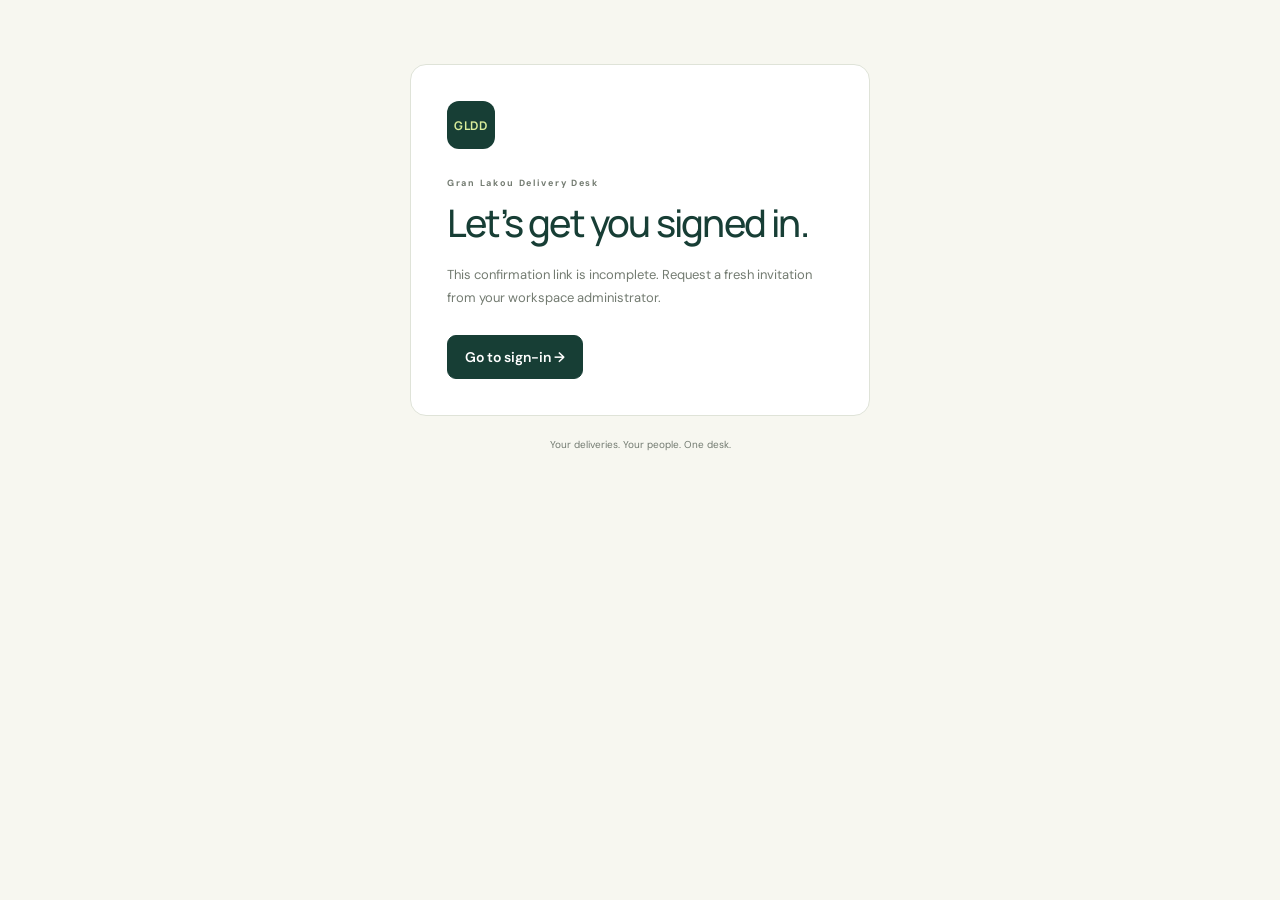
<file: confirmed.html>
<!doctype html>
<html lang="en"><head><meta charset="utf-8"><meta name="viewport" content="width=device-width, initial-scale=1"><meta name="referrer" content="no-referrer"><meta name="robots" content="noindex,nofollow"><meta name="theme-color" content="#173e35"><title>Email confirmation · GLDD</title><link rel="stylesheet" href="style.css?v=access-5"></head>
<body class="auth-page"><main><section class="auth-shell"><div class="auth-card"><span class="auth-emblem gldd-emblem">GLDD</span><p class="eyebrow">Gran Lakou Delivery Desk</p><h1 id="confirmationTitle">Confirming your email…</h1><p id="confirmationMessage" class="auth-description" role="status">Please keep this page open for a moment.</p><a class="button primary" id="confirmationContinue" href="/" hidden>Go to sign-in →</a></div><p class="auth-bottom">Your deliveries. Your people. One desk.</p></section></main><script src="config.js?v=access-5"></script><script src="confirm.js?v=access-5"></script></body></html>
</file>
<file: style.css>
@import url('https://fonts.googleapis.com/css2?family=DM+Sans:wght@400;500;600;700&family=Manrope:wght@400;500;600;700;800&display=swap');
:root{--paper:#f7f7f0;--ink:#173e35;--muted:#737b71;--line:#dfe3d8;--lime:#d9ed9b;--white:#fff;--amber:#9b581a}*{box-sizing:border-box}body{margin:0;background:var(--paper);color:var(--ink);font:14px 'DM Sans',system-ui,sans-serif}button,input,select,textarea{font:inherit}button,a{touch-action:manipulation}button{cursor:pointer;color:inherit}button:disabled{opacity:.45;cursor:default}a{color:inherit}header{height:96px;margin:0 auto;padding:0 48px;max-width:1440px;display:flex;align-items:center;justify-content:space-between;border-bottom:1px solid var(--line)}.brand{display:flex;align-items:center;gap:12px;text-decoration:none;font-size:23px;line-height:1;font-weight:700}.brand small{display:block;font-size:9px;letter-spacing:2.4px;margin-top:7px}.brand-mark{font:31px Georgia,serif;border:1px solid var(--ink);border-radius:50%;width:48px;height:48px;display:flex;align-items:center;justify-content:center;letter-spacing:-9px;padding-right:8px}.brand-mark span{transform:translateY(4px)}.internal{font-size:10px;letter-spacing:1.8px;display:flex;align-items:center;gap:12px}.internal i{width:7px;height:7px;border-radius:50%;background:#6b8f53}main{max-width:1344px;margin:auto;padding:0 48px}.intro{display:flex;align-items:flex-end;justify-content:space-between;padding:45px 0 30px}.eyebrow{font-size:10px;font-weight:700;letter-spacing:2px;margin:0 0 19px}h1{font:500 58px/1.05 'Manrope',system-ui,sans-serif;letter-spacing:-3px;margin:0}h1 br{display:none}.sub{color:var(--muted);margin:16px 0 0}.button{border:1px solid var(--line);background:white;border-radius:9px;padding:12px 17px;min-height:44px;font-weight:600;display:inline-flex;align-items:center;justify-content:center;gap:8px;text-decoration:none}.primary{background:var(--ink);border-color:var(--ink);color:white}.lime{background:var(--lime);border-color:var(--lime)}.ghost{background:transparent}.small{font-size:12px;padding:8px 12px;min-height:36px}.notice{border:1px solid #dce1ca;border-radius:7px;padding:11px 15px;background:#edf0de;display:flex;gap:10px;align-items:center;font-size:12px;line-height:1.6}.notice button{margin-left:auto;background:transparent;border:0;text-decoration:underline;white-space:nowrap}.tabs{display:flex;gap:28px;border-bottom:1px solid var(--line);margin:25px 0}.tabs button{background:none;border:0;border-bottom:2px solid transparent;padding:15px 0;font-size:13px;color:var(--muted)}.tabs button.active{border-color:var(--ink);color:var(--ink);font-weight:700}.tabs .settings{margin-left:auto;color:var(--ink)}.settings span{margin-left:10px}.stats{display:grid;grid-template-columns:repeat(4,1fr);gap:14px;margin-bottom:24px}.stat{background:white;border:1px solid var(--line);border-radius:10px;padding:19px 21px}.stat label{font-size:11px;color:var(--muted);display:block;margin-bottom:12px}.stat strong{font:500 29px 'Manrope',system-ui,sans-serif;letter-spacing:-1px}.stat small{color:var(--muted);font-size:11px;margin-left:9px}.stat:last-child{background:#e9eedf}.workspace{display:grid;grid-template-columns:minmax(0,1.35fr) minmax(310px,1fr);gap:24px}.panel{background:white;border:1px solid var(--line);border-radius:12px;overflow:hidden}.panel-head{display:flex;align-items:center;justify-content:space-between;padding:20px 22px;border-bottom:1px solid var(--line);gap:10px}.panel-head h2{font-size:16px;letter-spacing:-.4px;margin:0}.panel-head p{font-size:11px;color:var(--muted);margin:5px 0 0}.panel-head .count{color:var(--muted);font-size:11px}.route-tools{display:flex;padding:14px 20px;gap:8px;flex-wrap:wrap;align-items:center;border-bottom:1px solid var(--line)}.chip{border:1px solid var(--line);background:white;border-radius:20px;padding:8px 12px;font-size:11px;min-height:34px}.chip.selected{background:var(--ink);border-color:var(--ink);color:white}.route-tools .spacer{flex:1}.stop{display:flex;gap:13px;padding:19px 21px;border-bottom:1px solid #ecede6;align-items:flex-start}.stop:last-child{border-bottom:0}.number{background:#eef0e8;border-radius:50%;width:30px;height:30px;flex-shrink:0;display:grid;place-items:center;font-weight:700;font-size:12px}.stop.done{opacity:.58}.stop.done .number{background:#e1efd5}.stop-body{flex:1;min-width:0}.stop-title{display:flex;align-items:center;gap:7px;flex-wrap:wrap}.stop-title strong{font-size:14px}.badge{font-size:9px;border-radius:4px;background:#edf0e7;padding:4px 6px;white-space:nowrap}.priority{color:var(--amber);background:#fff0d7}.stop p{font-size:12px;color:var(--muted);margin:6px 0;line-height:1.5;overflow-wrap:anywhere}.stop-meta{font-size:10px;color:#7d8377}.stop-actions{display:flex;gap:6px;margin-top:12px;flex-wrap:wrap}.stop-actions .button{font-size:10px;padding:7px 10px;min-height:34px}.icon-button{background:none;border:0;min-width:35px;min-height:35px;border-radius:5px}.icon-button:hover{background:#f0f2e9}.side{display:flex;flex-direction:column;gap:18px}.map{background:#edf0e5;position:relative}.map svg{display:block;width:100%;height:auto}.map-label{position:absolute;left:18px;top:16px;font-size:9px;letter-spacing:1.6px;background:#f7f7f0d9;padding:7px 9px;border-radius:4px}.map-note{font-size:10px;color:var(--muted);padding:12px 18px;margin:0;line-height:1.6}.next{padding:23px;background:var(--ink);color:white;border-radius:12px}.next .eyebrow{color:#c6d7b5;margin-bottom:17px}.next h2{font:500 25px 'Manrope',sans-serif;margin:0 0 8px;letter-spacing:-.8px}.next p{font-size:12px;line-height:1.6;color:#ced9cc}.next .button{width:100%;margin-top:10px;color:var(--ink)}.return{display:flex;gap:12px;padding:17px 21px;background:#f4f5ee;font-size:11px;line-height:1.6}.return strong{display:block;font-size:12px}.route-note{font-size:11px;line-height:1.7;color:var(--muted);margin:12px 2px}.empty{text-align:center;padding:50px 22px}.empty h2{font:500 24px 'Manrope',sans-serif}.empty p{color:var(--muted);line-height:1.7}.search{width:100%;border:1px solid var(--line);background:white;border-radius:8px;padding:14px;margin-bottom:18px}.customer-grid{display:grid;grid-template-columns:repeat(3,1fr);gap:14px}.customer{padding:22px}.customer h3{margin:0 0 9px}.customer p{font-size:12px;color:var(--muted);line-height:1.7}.customer .stop-actions{margin-top:16px}.activity{padding:15px 22px;border-bottom:1px solid var(--line);line-height:1.6}.activity small{display:block;color:var(--muted);font-size:11px}footer{display:flex;gap:18px;align-items:center;flex-wrap:wrap;padding:30px 0;margin-top:30px;border-top:1px solid var(--line);font-size:10px;color:var(--muted)}footer span:first-child{font-weight:700;color:var(--ink);margin-right:auto}footer button{background:none;border:0;font-size:10px;color:var(--ink);padding:8px}dialog{border:0;border-radius:14px;padding:0;width:min(540px,calc(100% - 24px));max-height:90dvh;color:var(--ink);box-shadow:0 20px 90px #102c3544}dialog::backdrop{background:#152f2a80;backdrop-filter:blur(3px)}.modal-head{display:flex;align-items:center;justify-content:space-between;padding:22px 24px;border-bottom:1px solid var(--line)}.modal-head h2{margin:0;font-size:20px;letter-spacing:-.6px}.form-body{padding:22px 24px}.field{display:block;margin-bottom:17px;font-size:11px;font-weight:600}.field input,.field select,.field textarea{display:block;width:100%;margin-top:7px;border:1px solid #d5dbcd;border-radius:7px;padding:12px;color:var(--ink);background:white;min-height:44px;font-size:14px}.field textarea{min-height:85px;resize:vertical}.two{display:grid;grid-template-columns:1fr 1fr;gap:14px}.help{font-size:11px;line-height:1.7;color:var(--muted);margin:0 0 18px}.form-actions{display:flex;justify-content:flex-end;gap:9px;margin-top:22px;flex-wrap:wrap}.danger{color:#a54436}.receipt{text-align:center;padding:28px 24px}.receipt h2{font:32px Georgia,serif;margin:5px}.receipt .eyebrow{margin-top:10px}.receipt-line{display:flex;justify-content:space-between;padding:12px 0;border-bottom:1px dashed var(--line);font-size:13px;text-align:left;gap:20px}.receipt-line.total{font-size:20px;font-weight:700;border:0}.receipt .help{margin-top:20px}.receipt-actions{display:flex;justify-content:center;gap:8px;flex-wrap:wrap;padding:0 24px 24px}#toast{position:fixed;bottom:24px;left:50%;transform:translate(-50%,20px);background:var(--ink);color:white;padding:14px 20px;border-radius:8px;max-width:90%;font-size:12px;opacity:0;pointer-events:none;transition:.2s;z-index:10}#toast.visible{opacity:1;transform:translate(-50%,0)}.sr-only{position:absolute;width:1px;height:1px;overflow:hidden;clip:rect(0,0,0,0)}button:focus-visible,a:focus-visible{outline:3px solid #8ea956;outline-offset:3px}.paused{background:#fff0d7;color:var(--amber);padding:12px 20px;font-size:12px}.handoff-summary{background:#f0f3e8;padding:15px;border-radius:8px;margin-bottom:18px;font-size:12px;line-height:1.8}details{font-size:12px;margin:18px 0}summary{cursor:pointer}details .field{margin-top:14px}.check{display:flex;align-items:center;gap:10px;font-size:12px;line-height:1.5;margin:16px 0}.check input{width:18px;height:18px}.no-print{}@media(min-width:1500px){.intro{padding-top:55px}h1{font-size:64px}}@media(max-width:1000px){main{padding:0 28px}header{padding:0 28px}.workspace{grid-template-columns:1.2fr 1fr;gap:16px}.stat{padding:17px 15px}.stat small{display:block;margin:5px 0 0}.stop{padding:17px 15px}.customer-grid{grid-template-columns:repeat(2,1fr)}h1{font-size:48px}}@media(max-width:720px){header{height:78px;padding:0 20px}.internal{font-size:8px;letter-spacing:1px}.brand{font-size:20px}.brand-mark{width:40px;height:40px;font-size:27px}.brand small{font-size:8px}main{padding:0 18px}.intro{padding:30px 0 24px;display:block}h1{font-size:43px;letter-spacing:-2.4px}h1 br{display:block}.eyebrow{font-size:8px;letter-spacing:1.5px;margin-bottom:15px}.sub{font-size:12px;margin-top:14px}.intro>.button{margin-top:23px;width:100%;padding:14px}.notice{font-size:10px;align-items:flex-start;padding:10px 12px;gap:7px}.notice button{font-size:10px}.tabs{gap:21px;margin:15px 0 18px}.tabs button{font-size:11px;padding:13px 0}.settings span{margin-left:2px}.stats{grid-template-columns:repeat(2,1fr);gap:9px;margin-bottom:18px}.stat{padding:15px}.stat label{margin-bottom:8px;font-size:10px}.stat strong{font-size:25px}.stat small{display:inline;margin-left:6px;font-size:9px}.workspace{display:flex;flex-direction:column}.side{order:-1}.side>.panel{display:none}.next{padding:19px}.next h2{font-size:23px}.next .eyebrow{margin-bottom:12px}.next p{margin:7px 0}.next .button{min-height:45px}.panel-head{padding:18px 15px}.panel-head h2{font-size:15px}.route-tools{padding:12px}.stop{padding:18px 14px;gap:10px}.stop-actions .button{min-height:40px;font-size:11px;padding:8px 11px}.customer-grid{grid-template-columns:1fr}.form-body{padding:20px}.modal-head{padding:19px 20px}.field input,.field select,.field textarea{font-size:16px}.two{gap:10px}footer{gap:7px;margin-top:22px;line-height:1.8}footer span:first-child{width:100%}footer span:nth-child(2){width:100%}.route-note{font-size:10px}.number{margin-top:1px}.route-tools .spacer{display:none}.chip{min-height:38px}.map-note{font-size:10px}}@media print{body>*{display:none!important}body>dialog[open]{display:block!important;position:static;width:100%;max-height:none;box-shadow:none}.modal-head,.receipt-actions{display:none!important}}
.stop>div:last-child:not(.stop-body){display:flex;flex-direction:column;flex:0 0 35px}.panel-head .count{white-space:nowrap}@media(max-width:720px){.panel-head .count{display:block;margin-top:5px}}
.identity{background:none;border:1px solid var(--line);border-radius:8px;text-align:right;padding:9px 12px;max-width:220px;overflow-wrap:anywhere}.identity strong{font-size:11px;display:block}.identity small{font-size:9px;color:var(--muted);display:block;margin-top:3px}.brand small{font-size:8px;letter-spacing:1px}.address-match{display:block;width:100%;text-align:left;border:1px solid var(--line);padding:12px;border-radius:6px;background:#f4f6ed;margin:8px 0;min-height:44px}.provider-note{font-size:10px;color:var(--muted);line-height:1.8;margin-top:20px}.mileage{font-size:11px!important;color:var(--ink)!important}.tabs{gap:22px}@media(max-width:720px){.tabs{gap:15px}.tabs button{font-size:10px}.identity{max-width:155px;padding:7px 9px}.identity strong{font-size:10px}.identity small{font-size:8px}.brand small{font-size:6px;letter-spacing:.5px}}

.list-section{padding:12px 20px;background:#f2f4eb;border-bottom:1px solid var(--line);font-size:10px;letter-spacing:1px;font-weight:700;text-transform:uppercase;display:flex;justify-content:space-between}.list-section span{font-weight:400;letter-spacing:0}

.receipt h2{overflow-wrap:anywhere;line-height:1.2}#greeting{overflow-wrap:anywhere}@media(max-width:720px){.notice{display:grid;grid-template-columns:1fr}.notice button{margin-left:0;justify-self:start;padding:4px 0;min-height:32px}}
.auth-page .intro,.auth-page .tabs,.auth-page #notice,.auth-page footer{display:none}.auth-shell{max-width:460px;margin:64px auto 30px}.auth-card{background:#fff;border:1px solid var(--line);border-radius:16px;padding:36px}.auth-emblem{display:grid;place-items:center;background:var(--ink);color:var(--lime);width:48px;height:48px;border-radius:12px;font:24px Georgia,serif;margin-bottom:28px}.auth-card .eyebrow{font-size:9px;letter-spacing:1.7px;color:var(--muted);margin-bottom:12px}.auth-card h1{font-size:38px;letter-spacing:-1.8px;line-height:1.15}.auth-description{font-size:13px;line-height:1.8;color:var(--muted);margin:18px 0 26px}.auth-description strong{color:var(--ink);overflow-wrap:anywhere}.auth-card .field{margin-bottom:18px}.auth-submit{width:100%;margin:2px 0 0}.auth-footnote{font-size:10px;margin:18px 0 0}.auth-divider{height:1px;background:var(--line);margin:22px 0}.auth-preview,.auth-secondary button{background:none;border:0;padding:7px 0;font-size:11px;color:var(--ink);text-align:left}.auth-secondary{display:flex;justify-content:space-between;gap:10px;margin-top:14px}.auth-preview{width:100%}.auth-feedback{font-size:12px;line-height:1.7;color:#914b27;overflow-wrap:anywhere}.auth-feedback:empty{display:none}.auth-bottom{text-align:center;font-size:10px;color:var(--muted);margin-top:22px}.auth-info{background:#f1f4e8;border-radius:8px;padding:16px;font-size:12px;line-height:1.7}.auth-info p{margin:6px 0 0;color:var(--muted)}@media(max-width:720px){.auth-shell{margin:32px auto}.auth-card{padding:27px 24px}.auth-card h1{font-size:34px}.auth-page .identity{max-width:145px}}

.brand-mark.gldd-mark{font:700 10px Manrope,system-ui,sans-serif;letter-spacing:.5px;padding:0}.auth-emblem.gldd-emblem{font:700 12px Manrope,system-ui,sans-serif;letter-spacing:.6px}
/* Buttons use flex display, so preserve the native hidden attribute for role controls. */
[hidden]{display:none!important}
.order-editor{border-top:1px solid var(--line);border-bottom:1px solid var(--line);padding:18px 0;margin:8px 0 22px}.item-heading,.item-row-head{display:flex;align-items:center;justify-content:space-between;gap:12px}.item-heading{margin-bottom:16px;flex-wrap:wrap}.item-heading span{font-size:11px;color:var(--muted)}.order-item{padding:14px;background:#f7f8f1;border:1px solid var(--line);border-radius:10px;margin-bottom:12px}.item-row-head{margin-bottom:10px;font-size:12px}.item-remove{background:transparent;border:0;text-decoration:underline;color:var(--ink);min-height:36px;padding:5px 0;font-size:11px}.item-remove:disabled{opacity:.35;cursor:default}.order-item .two{display:grid;grid-template-columns:minmax(0,1fr) minmax(90px,.45fr);gap:12px}.order-item .field{margin:0;min-width:0}.order-total{display:grid;gap:7px;padding:16px;background:#edf2df;border-radius:10px;margin:8px 0 22px;font-size:13px}.order-total span{font-size:12px;color:var(--muted)}.order-total strong:last-child{font-size:19px}.order-editor>.button{width:100%;justify-content:center}.order-editor .help{margin:12px 0 0}@media(max-width:480px){.order-item{padding:12px}.order-item .two{gap:10px}.order-item select,.order-item input{padding-left:10px;padding-right:10px}.item-heading span{font-size:10px}}
.catalog-product{display:flex;align-items:center;justify-content:space-between;gap:16px}.order-item>.field{margin-bottom:12px}.order-item input[readonly]{background:#f0f2e9;color:#58665e}
.stop-open{border:0;background:transparent;padding:0;color:var(--ink);font:inherit;font-weight:700;text-align:left;cursor:pointer}.stop-open:hover{text-decoration:underline}.stop-open:focus-visible{outline:2px solid var(--ink);outline-offset:4px}.stop[data-order-id]{cursor:pointer}.order-detail-items{margin:20px 0}
.address-suggestions{display:grid;gap:8px;margin:10px 0}.address-suggestions .address-match{width:100%;text-align:left;white-space:normal;line-height:1.5;min-height:44px}.address-match:focus-visible{outline:2px solid var(--ink);outline-offset:2px}

/* Business context sits beside the family brand; identity stays at the right. */
header{gap:28px}.business-context{margin-right:auto;min-width:0;max-width:430px}.business-label{display:block;font-size:10px;font-weight:700;letter-spacing:1px;text-transform:uppercase;color:var(--muted);margin-bottom:3px}.business-context select{display:block;max-width:100%;min-height:38px;background:transparent;border:0;border-bottom:1px solid var(--line);color:var(--ink);font-size:16px;font-weight:700;padding:3px 24px 3px 0}.business-meta{display:flex;align-items:center;gap:12px;color:var(--muted);font-size:10px;line-height:1.5;margin-top:3px}.business-meta button{background:none;border:0;padding:2px 0;text-decoration:underline;font-size:inherit;color:var(--ink);white-space:nowrap;min-height:24px}.name-setup{border:0;padding:0;background:none;color:var(--ink);font-size:inherit;text-decoration:underline;min-height:32px}.auth-page .business-context{display:none}.identity{flex-shrink:0}.business-context[hidden]{display:none!important}
@media(max-width:720px){header{height:auto;min-height:82px;flex-wrap:wrap;gap:12px;padding-top:16px;padding-bottom:16px}.business-context{order:3;flex-basis:100%;max-width:none;margin:0;padding-top:10px;border-top:1px solid var(--line)}.business-context select{width:100%;font-size:16px}.business-meta{font-size:11px;justify-content:space-between}.business-meta button{min-height:32px}.identity{margin-left:auto}.auth-page header{flex-wrap:nowrap}.brand{flex-shrink:0}}
/* Handoff controls stay usable on phones. */
.handoff-panel{margin-bottom:20px}.handoff-panel .panel-head{flex-wrap:wrap}.handoff-stops{border:1px solid var(--line);border-radius:10px;padding:14px;margin:18px 0}.handoff-stops .check{align-items:flex-start}.handoff-stops small{display:block;color:var(--muted);font-size:12px;margin-top:5px;line-height:1.6}.handoff-stops input{flex-shrink:0}.handoff-panel .button{min-height:44px}.workspace{align-items:start}.workspace>section{width:100%}

.stats.driver-stats{grid-template-columns:repeat(3,minmax(0,1fr))}.manual-map{margin-top:16px}.manual-map summary{cursor:pointer;min-height:44px;padding:12px 0}.manual-map input{max-width:100%}@media(max-width:720px){.stats.driver-stats{grid-template-columns:repeat(3,minmax(0,1fr))}.driver-stats .stat{padding:14px 10px}}

.address-group{border:0;margin:0;padding:0;min-width:0}.address-group legend{font-weight:700;margin:0 0 14px}.address-locality{display:grid;grid-template-columns:minmax(0,1fr) 90px 130px;gap:12px}.address-preview{overflow-wrap:anywhere;margin:0 0 16px}.identity small{overflow-wrap:anywhere;max-width:250px}.identity{max-width:320px}@media(max-width:720px){.address-locality{grid-template-columns:90px minmax(0,1fr)}.address-locality>.field:first-child{grid-column:1/-1}.identity{max-width:48%;min-width:0}.identity small{max-width:100%;font-size:10px}}

.workspace-bar.business-context{display:grid;grid-template-columns:minmax(0,1fr) auto;gap:10px 20px;max-width:none;margin:20px 0 0;padding:16px;border:1px solid var(--line);border-radius:10px;background:#edf0e3}.workspace-picker{min-width:0}.workspace-picker select{width:100%;max-width:480px}.workspace-actions{display:flex;gap:8px;align-items:center;flex-wrap:wrap}.workspace-bar .business-meta{grid-column:1/-1;justify-content:space-between}.workspace-bar .button{min-height:44px}.auth-page .workspace-bar{display:none}@media(max-width:720px){header{padding:16px;gap:12px;flex-wrap:nowrap}.brand{font-size:18px;gap:9px}.brand-mark{width:40px;height:40px}.workspace-bar.business-context{grid-template-columns:minmax(0,1fr);margin-top:16px}.workspace-actions{grid-row:2}.workspace-actions:empty{display:none}.workspace-bar .business-meta{font-size:11px}.workspace-picker select{max-width:none}.identity{margin-left:auto;max-width:48%}}

.summary-money{display:grid;grid-template-columns:repeat(3,minmax(0,1fr));gap:14px;margin:18px 0 28px}.summary-money>div{display:flex;flex-direction:column;gap:10px;border:1px solid var(--line);padding:18px;border-radius:10px}.summary-money span{font-size:12px;color:var(--muted)}.summary-money strong{font-size:25px}.summary-table{overflow-x:auto}.summary-table table{border-collapse:collapse;width:100%;font-size:13px}.summary-table th,.summary-table td{padding:14px 10px;border-bottom:1px solid var(--line);text-align:left}.summary-table th:last-child,.summary-table td:last-child{text-align:right}.summary-review{border-left:3px solid var(--amber);padding:12px;line-height:1.7;background:#fff8e7}@media(max-width:720px){.stats.summary-status{grid-template-columns:repeat(2,minmax(0,1fr))}.summary-money{grid-template-columns:minmax(0,1fr)}.summary-money>div{flex-direction:row;align-items:center;justify-content:space-between}.summary-money strong{font-size:23px}.summary-table th,.summary-table td{font-size:12px;padding:12px 6px}}

@media(max-width:720px){.tabs{overflow-x:auto;gap:20px;scrollbar-width:thin;-webkit-overflow-scrolling:touch}.tabs button{flex:0 0 auto;white-space:nowrap;min-height:44px;font-size:12px;padding:12px 0}.tabs .settings{margin-left:0}.identity small{font-size:11px;line-height:1.4}}
/* Keep the greeting first and navigation within easy reach on phones. */
.header-actions{display:flex;align-items:center;gap:12px;margin-left:auto;min-width:0}.header-actions .identity{max-width:260px}.intro{margin-bottom:24px}.workspace-bar.business-context{margin:0 0 26px}.mobile-nav{display:none}.menu-grid{display:grid;gap:10px}.route-leg{font-size:12px;color:var(--ink);margin:8px 0}.route-leg small{display:block;font-size:10px;color:var(--muted);margin-top:3px}.auth-page #headerAddOrder,.auth-page .mobile-nav{display:none!important}[hidden]{display:none!important}
@media(max-width:720px){header{gap:10px}.brand>span:last-child{display:none}.header-actions{gap:8px;flex:1;justify-content:flex-end}.header-actions #headerAddOrder{min-height:44px;padding:10px;font-size:12px;white-space:nowrap}.header-actions .identity{max-width:calc(100% - 106px);margin:0;padding:7px 8px}.header-actions .identity small{font-size:10px;line-height:1.3}.intro{padding:24px 0 16px;margin:0}.workspace-bar.business-context{margin:0 0 22px}.tabs{display:none}body:not(.auth-page){padding-bottom:calc(88px + env(safe-area-inset-bottom))}.mobile-nav:not([hidden]){display:flex;position:fixed;bottom:calc(10px + env(safe-area-inset-bottom));left:12px;right:12px;z-index:30;border:1px solid var(--line);border-radius:16px;background:#173e35;box-shadow:0 5px 24px #173e3526;padding:6px;gap:4px}.mobile-nav button{flex:1;min-width:0;min-height:48px;border:0;border-radius:10px;background:transparent;color:#fff;font-size:11px;font-weight:600;padding:6px 2px}.mobile-nav button[aria-current]{background:#ffffff18;color:#fff;box-shadow:inset 0 -2px #fff}.mobile-nav button[data-action="add"]{flex:0 0 98px;background:var(--lime);color:var(--ink);font-weight:750;box-shadow:0 2px 6px #0002}.mobile-nav button:not([data-action="add"]){font-size:10.5px}.auth-page .brand>span:last-child{display:block}.auth-page .header-actions{flex:0 1 auto}.auth-page .header-actions .identity{max-width:170px}}

.scheduled-day{display:flex;align-items:end;flex-wrap:wrap;gap:12px;margin-bottom:16px}
.scheduled-day .field{margin:0;min-width:min(100%,220px)}
.pickup-list{margin-top:18px}

.driver-assignment{display:flex;justify-content:flex-end;margin:0 0 12px}

.address-check-button.needs-address-check {
  background: #fff0d5;
  border-color: #dfb977;
  color: #713d13;
}
.address-check-button[aria-busy="true"] { cursor: progress; }

.order-page-open #dashboard,
.order-page-open #mobileNav { display: none !important; }
main#orderPage { width: min(100% - 32px, 900px); margin: 30px auto 64px; }
.order-page-heading { display: flex; align-items: center; justify-content: space-between; gap: 16px; }
.order-page-heading h1 { margin: 0; font-size: clamp(32px, 5vw, 48px); }
.order-steps { list-style: none; display: grid; grid-template-columns: repeat(3, minmax(0, 1fr)); gap: 8px; padding: 0; margin: 20px 0; }
.order-steps li { padding: 11px 6px; border: 1px solid #c8d3c6; border-radius: 12px; text-align: center; font-weight: 700; }
.order-steps [aria-current="step"] { background: #dcead2; border-color: #aec4a2; }
.order-page-form { background: #fff; border: 1px solid #c8d3c6; border-radius: 20px; padding: clamp(18px, 4vw, 40px); }
.order-page-form h2 { margin: 0 0 22px; font-size: clamp(23px, 4vw, 30px); }
.order-page-form .field, .order-page-form legend { color: #173e35; font-size: 15px; font-weight: 750; }
.order-page-form .field :is(input,select,textarea) { min-height: 50px; color: #173e35; border-color: #a7b7aa; font-size: 16px; }
.order-page-form .help { color: #47594f; font-size: 13px; }
.order-fields-grid, .address-street-row:has([name="unit"]) {
  display: grid; grid-template-columns: minmax(0, 1.6fr) minmax(0, 1fr); gap: 14px; align-items: end;
}
.order-page-actions { display: flex; justify-content: flex-end; gap: 12px; margin-top: 26px; }
.order-page-form .button, .order-page-heading .button { min-height: 46px; }
.order-option, .order-notes { display: block; background: #f1f5eb; border: 1px solid #b9c9b6; border-radius: 12px; padding: 14px; margin: 16px 0; font-weight: 750; font-size: 16px; }
.order-option { display: flex; align-items: center; gap: 12px; min-height: 52px; cursor: pointer; }
.order-option input { width: 22px; height: 22px; accent-color: #173e35; }
.order-notes summary { cursor: pointer; }
.order-notes .field { margin-top: 14px; margin-bottom: 0; }
#dashboard > .tabs { margin-top: 0; }
@media(max-width:720px) {
  main#orderPage { margin-top: 18px; }
  .order-fields-grid, .address-street-row:has([name="unit"]) { grid-template-columns: 1fr; gap: 0; }
  .mobile-nav:not([hidden]) {
    bottom: calc(14px + env(safe-area-inset-bottom)); left: 8px; right: 8px;
    padding: 6px; gap: 4px; border: 1px solid #aabfae; background: #edf4e7;
    border-radius: 18px; box-shadow: none;
  }
  .mobile-nav button { min-height: 48px; color: #173e35; box-shadow: none; }
  .mobile-nav button[aria-current] { background: #cce4c1; color: #173e35; box-shadow: none; }
  .mobile-nav button[data-action="add"] {
    flex: 0 0 86px; background: #ffd78f; color: #542b0c; box-shadow: none; padding-inline: 3px;
  }
}
.order-form-error { color: #713d13; background: #fff0d5; padding: 12px; border-radius: 8px; }

.more-menu { display: grid; gap: 18px; }
.more-section { display: grid; gap: 4px; padding: 10px; background: #f1f5eb; border-radius: 13px; }
.more-section h3 { color: #34534a; font-size: 13px; margin: 1px 8px 6px; }
.more-section .button { min-height: 44px; width: 100%; text-align: left; justify-content: flex-start; padding-inline: 12px; border-color: transparent; }
.more-section .button[data-action="signout"] { color: #713d13; }

.scheduled-day > *, .day-actions { min-width: 0; max-width: 100%; }
.scheduled-day select { width: 100%; min-width: 0; max-width: 100%; }
.day-actions, .planned-dates { display: flex; align-items: center; flex-wrap: wrap; gap: 8px; }
.planned-tag { display: inline-flex; align-items: center; padding: 5px 10px; background: #d9ed9b; color: #173e35; border-radius: 999px; font-size: 13px; font-weight: 750; }
.planned-dates { margin-bottom: 12px; }
.planned-dates .button { min-height: 44px; }
.order-date-state { margin: 0; }
.order-date-state:has([hidden]) { display: none; }
@media(max-width:720px) {
  body:not(.auth-page) #identity { display: none; }
  .scheduled-day .field { flex: 1 1 170px; min-width: 0; }
  .scheduled-day .day-actions { flex: 1 1 100%; }
  .order-page-form :is(.field,.address-group,.order-item), .order-page-form :is(input,select,textarea) { min-width: 0; max-width: 100%; }
  .order-page-form .field :is(input,select,textarea) { width: 100%; }
  .order-page-form .address-locality { grid-template-columns: minmax(0, 90px) minmax(0, 1fr); }
}
.day-plan-reminder { white-space: pre-wrap; overflow-wrap: anywhere; padding: 12px 14px; background: #f1f5eb; border-radius: 10px; }
.planned-dates[hidden], .planned-dates button[hidden], [data-order-day-reminder][hidden] { display: none; }

.order-schedule-row {
  display: grid;
  grid-template-columns: repeat(2, minmax(0, 1fr));
  align-items: end;
  gap: 12px;
}
.order-schedule-row > .field:only-child { grid-column: 1 / -1; }
.order-schedule-row input[name="orderDate"] { position: relative; cursor: pointer; min-width: 0; width: 100%; }
@media(max-width:420px) {
  .order-schedule-row input[name="orderDate"] { padding-inline: 8px; }
}

@media(max-width:720px) {
  .order-schedule-row { grid-template-columns: minmax(0, 1.15fr) minmax(0, 1fr); }
  .order-schedule-row > .field { min-width: 0; }
  .order-schedule-row > .field > :is(input,select) {
    display: block;
    box-sizing: border-box;
    width: 100%;
    min-width: 0;
    max-width: 100%;
    height: 50px;
    padding-block: 0;
  }
}
@supports (-webkit-touch-callout: none) {
  .order-schedule-row input[name="orderDate"] { -webkit-appearance: none; appearance: none; }
  .order-schedule-row input[name="orderDate"]::-webkit-date-and-time-value {
    min-width: 0;
    margin: 0;
    text-align: left;
  }
}
@media(max-width:350px) {
  .order-schedule-row { grid-template-columns: minmax(0, 1fr); gap: 0; }
}

/* Keep the app header visible without taking content out of the page flow. */
body > header { position: sticky; top: 0; z-index: 40; background: var(--paper); }
html { scroll-padding-top: 112px; }
@media (max-width: 720px) { html { scroll-padding-top: 98px; } }
@media print { body > header { position: static; } }

.order-attribution { font-size: 12px; line-height: 1.6; color: var(--muted); margin: 8px 0; }
</file>
